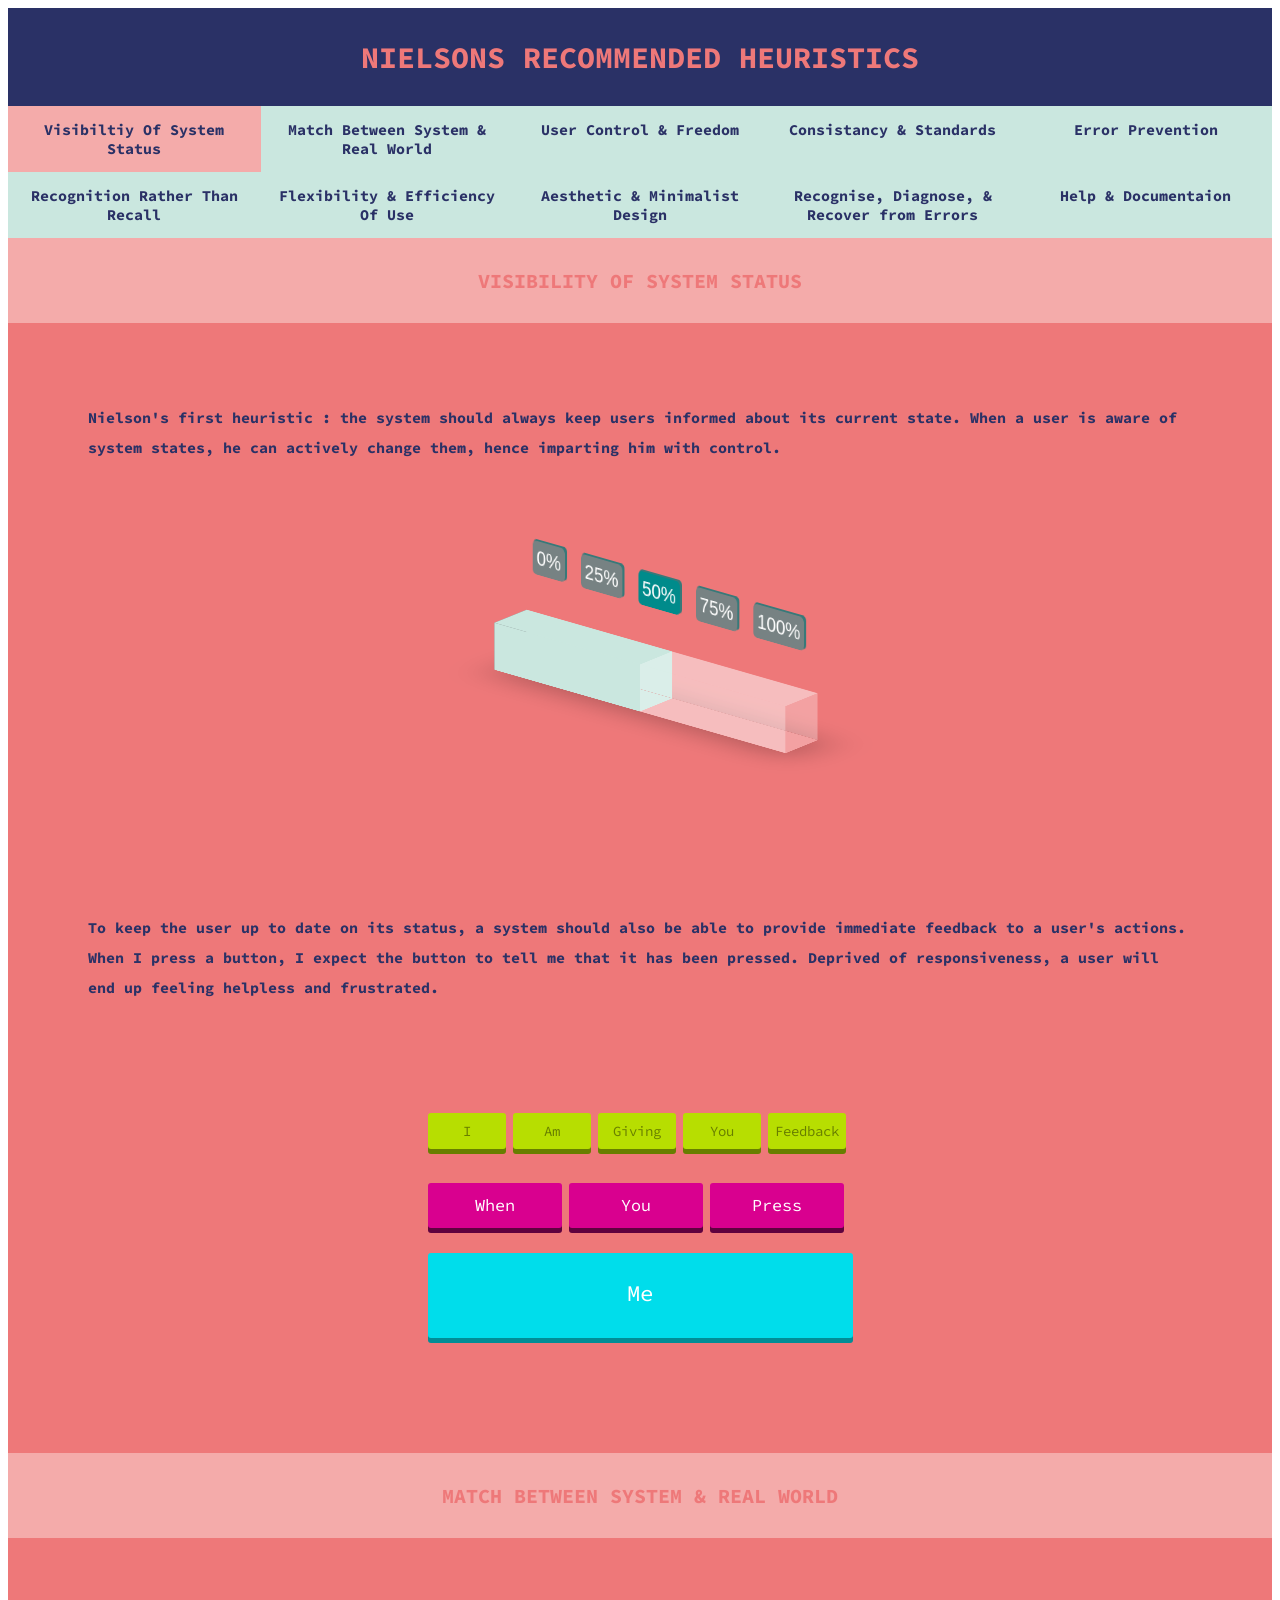
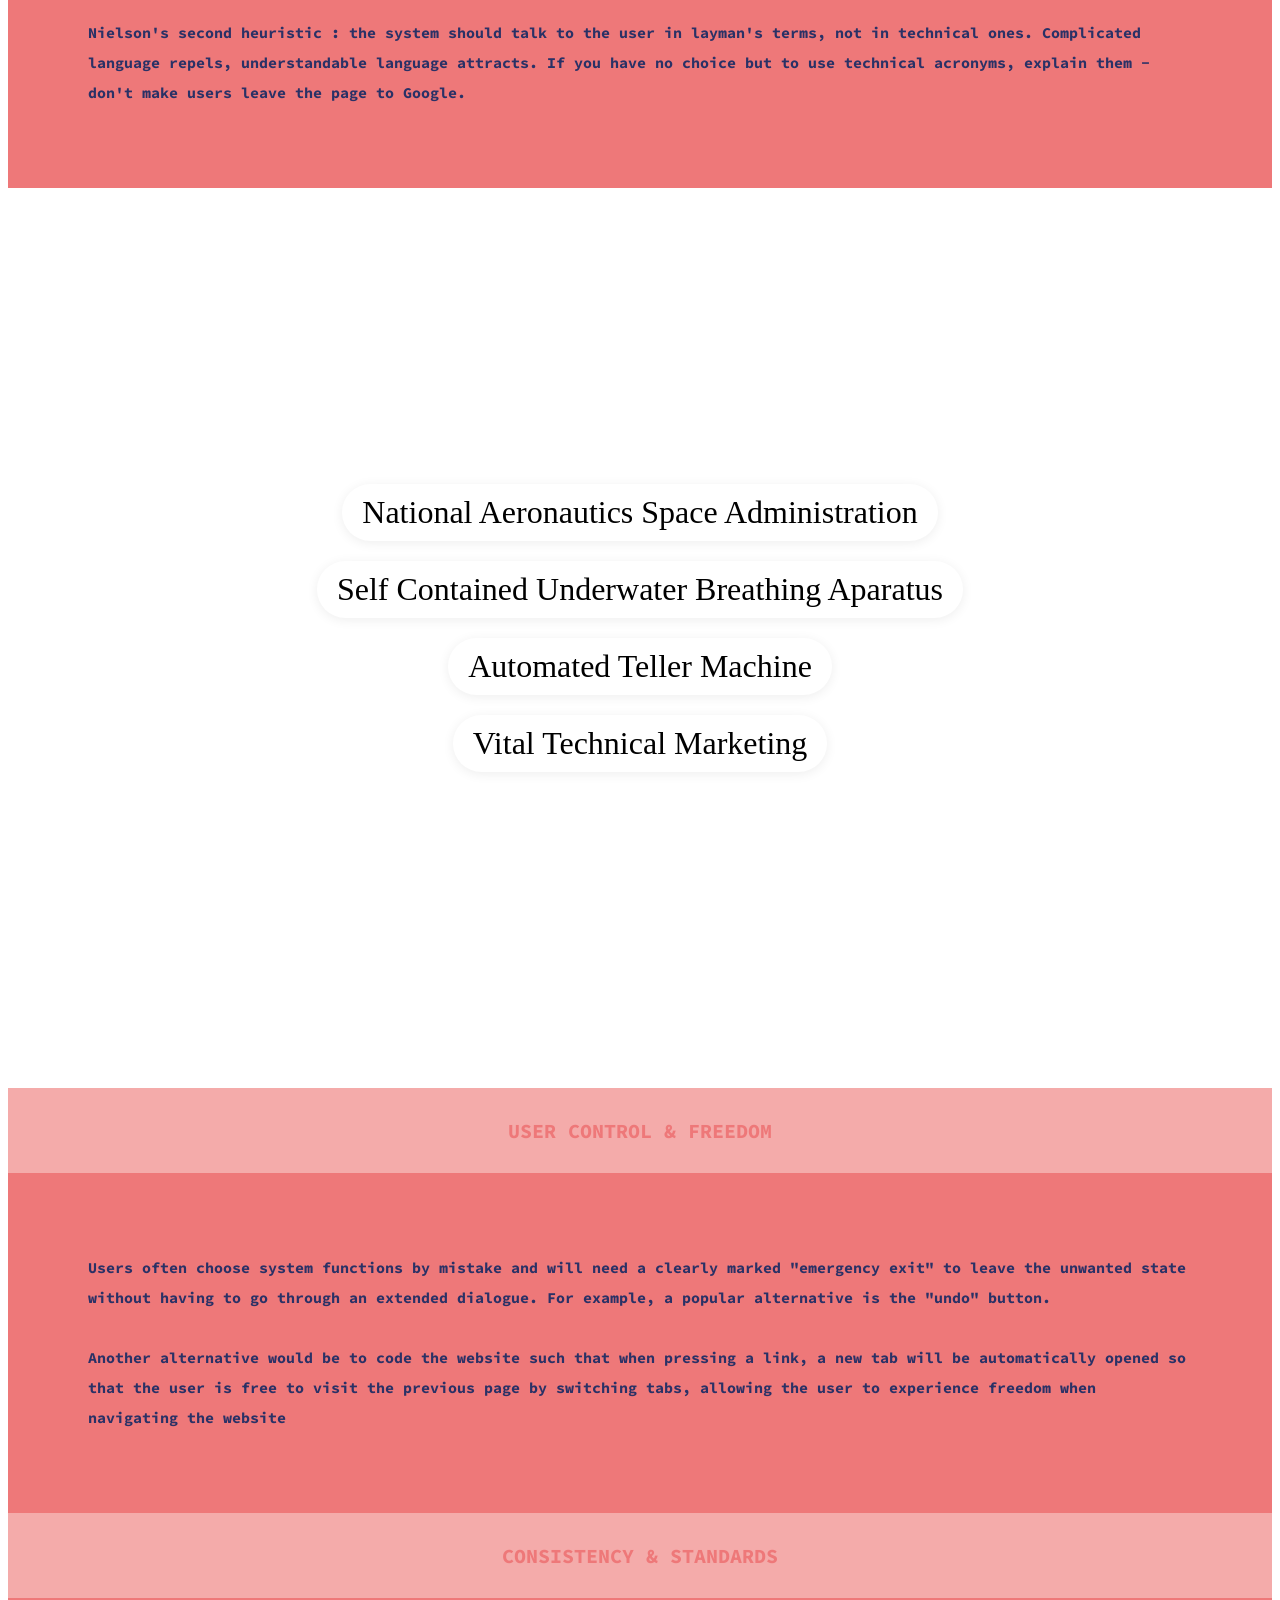
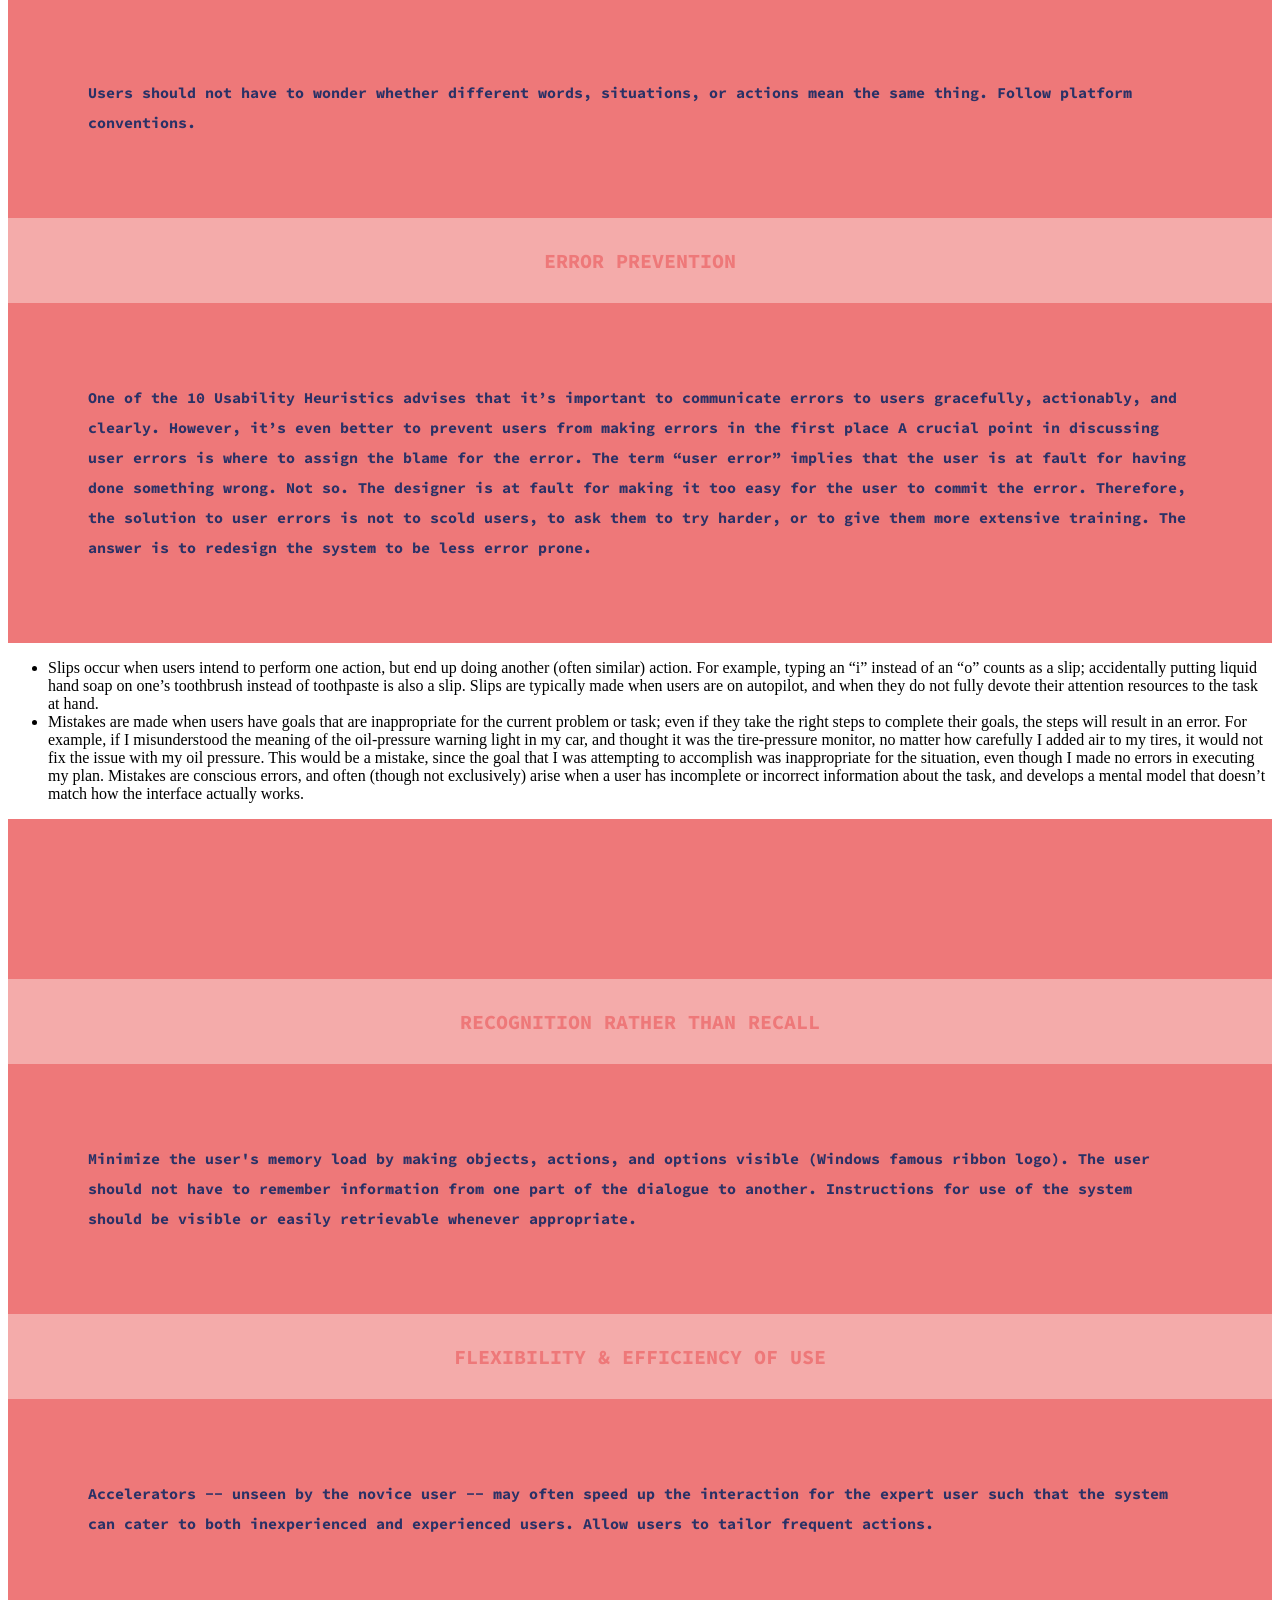
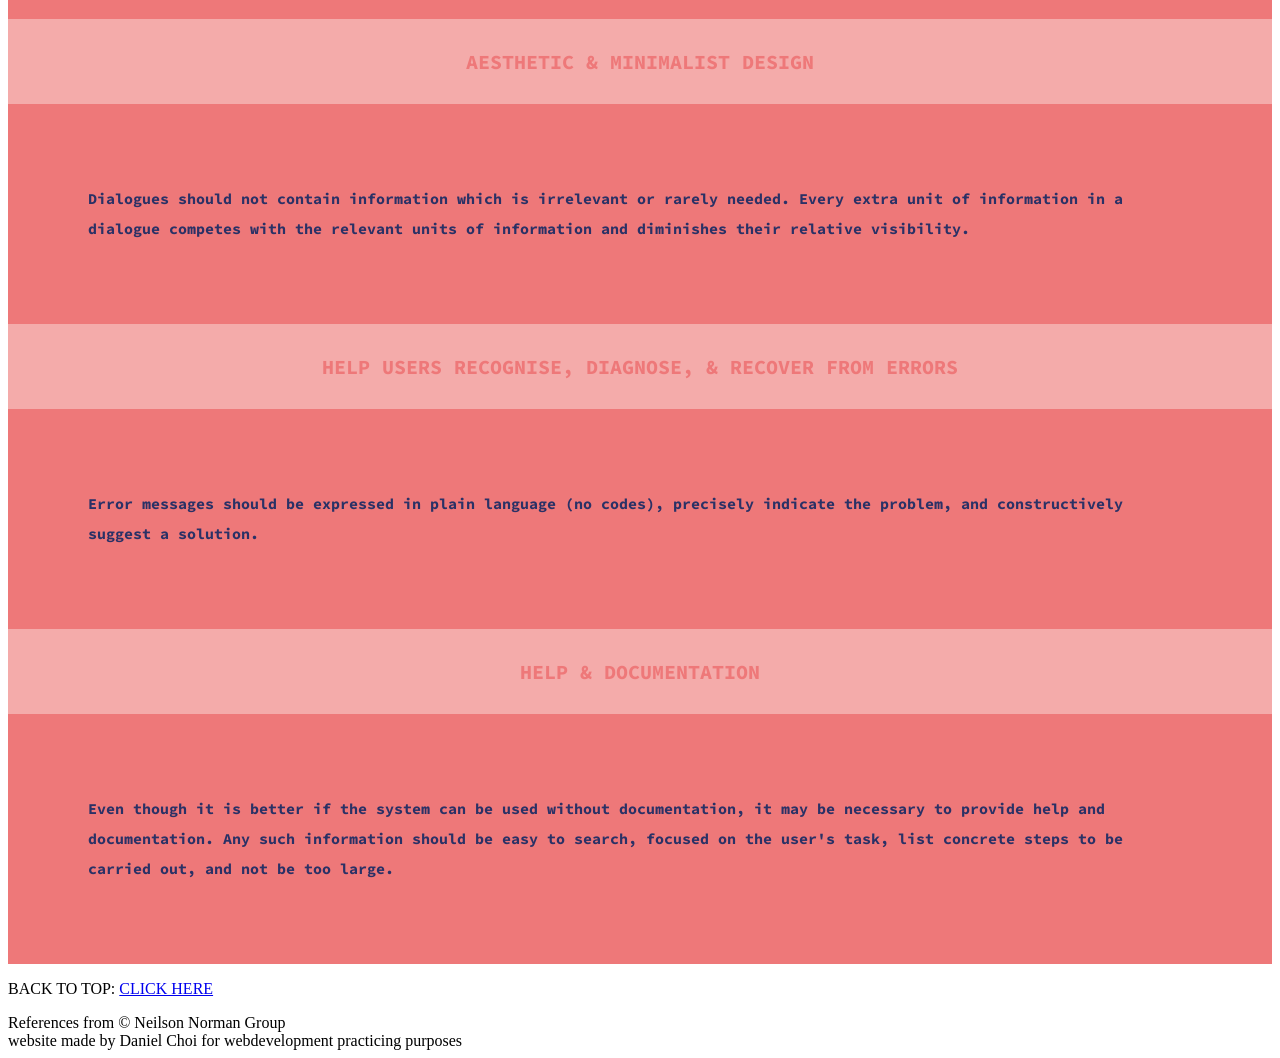
<file: index.html>
<!DOCTYPE html>

<html>

<head>
    <meta charset="utf-8">
    <meta http-equiv="X-UA-Compatible" content="IE=edge">
    <title>Nielson's Heuristics</title>
    <meta name="viewport" content="width=device-width, initial-scale=1">
    <link rel="stylesheet" type="text/css" media="screen" href="main.css">
    <script src="index.js"></script>
    <link href="https://fonts.googleapis.com/css?family=Source+Code+Pro" rel="stylesheet">
</head>


<body>
    <header>
        <h1>
            NIELSONS RECOMMENDED HEURISTICS
        </h1>
    </header>

    <div class="topnav">
        <a class="active" href="#no1">Visibiltiy Of System Status</a>
        <a href="#no2">Match Between System &amp; Real World</a>
        <a href="#no3">User Control &amp; Freedom</a>
        <a href="#no4">Consistancy &amp; Standards</a>
        <a href="#no5">Error Prevention</a>
        <a href="#no6">Recognition Rather Than Recall</a>
        <a href="#no7">Flexibility &amp; Efficiency Of Use</a>
        <a href="#no8">Aesthetic &amp; Minimalist Design</a>
        <a href="#no9">Recognise, Diagnose, &amp; Recover from Errors</a>
        <a href="#no10">Help &amp; Documentaion</a>
    </div>


    <section id="no1">
        <h3>VISIBILITY OF SYSTEM STATUS</h3>
        <p>
            <!-- <img src="https://usabilitygeek.com/wp-content/uploads/2016/05/heuristic-evaluation-04-visibility.jpg"
                width="500" height="300" alt="Picture"> -->
            Nielson's first heuristic : the system should always keep users informed about its current state.
            When a user is aware of system states, he can actively change them, hence imparting him with control.
        </p>


        <div class="wrapper">
            <div class="progressbar">

                <input class="progressbar__checker" type="radio" id="zero" name="progress-value">
                <label class="progressbar__text" for="zero">0%</label>
                <input class="progressbar__checker" type="radio" id="twenty-five" name="progress-value">
                <label class="progressbar__text" for="twenty-five">25%</label>
                <input class="progressbar__checker" type="radio" id="fifty" name="progress-value" checked>
                <label class="progressbar__text" for="fifty">50%</label>
                <input class="progressbar__checker" type="radio" id="seventy-five" name="progress-value">
                <label class="progressbar__text" for="seventy-five">75%</label>
                <input class="progressbar__checker" type="radio" id="hundred" name="progress-value">
                <label class="progressbar__text" for="hundred">100%</label>

                <div class="side side__front">
                    <div class="side__fill"></div>
                </div>
                <div class="side side__back">
                    <div class="side__fill"></div>
                </div>
                <div class="side side__top">
                    <div class="side__fill"></div>
                </div>
                <div class="side side__bottom">
                    <div class="side__fill"></div>
                </div>
                <div class="side side__left"></div>
            </div>
        </div>


        <p>
            To keep the user up to date on its status, a system should also be able to provide immediate feedback
            to a user's actions. When I press a button, I expect the button to tell me that it has been pressed.
            Deprived of responsiveness, a user will end up feeling helpless and frustrated.
        </p>

        
        <div class="container">
            <div class="row">
                <span class="btn btn-small submit">I</span>
                <span class="btn btn-small submit">Am</span>
                <span class="btn btn-small submit">Giving</span>
                <span class="btn btn-small submit">You</span>
                <span class="btn btn-small submit">Feedback</span>
            </div>
            <div class="row">
                <span class="btn btn-medium info">When</span>
                <span class="btn btn-medium info">You</span>
                <span class="btn btn-medium info">Press</span>
            </div>
            <div class="row">
                <span class="btn btn-large cancel">Me</span>
            </div>
        </div>




    </section>

    <section id="no2">
        <h3>MATCH BETWEEN SYSTEM &amp; REAL WORLD</h3>
        <p>
            <!-- <img src="https://image.slidesharecdn.com/10usabilityheuristicsexplained-140903065750-phpapp02/95/10-usability-heuristics-explained-7-638.jpg?cb=1409788592"
                width="500" height="300" alt="Label"> -->
            Nielson's second heuristic : the system should talk to the user in layman's terms, not in technical ones.
            Complicated language repels, understandable language attracts. If you have no choice but to use technical acronyms,
            explain them - don't make users leave the page to Google.
        </p>

        <div id="acronyms-expander">
            <div class="acronym">National Aeronautics Space Administration</div>
            <div class="acronym">Self Contained Underwater Breathing Aparatus</div>
            <div class="acronym">Automated Teller Machine</div>
            <div class="acronym">Vital Technical Marketing</div>
        </div>
       
    </section>

    <section id="no3">
        <h3>USER CONTROL &amp; FREEDOM</h3>
        <p>
            <!-- <img src="https://image.slidesharecdn.com/10usabilityheuristicsexplained-140903065750-phpapp02/95/10-usability-heuristics-explained-10-638.jpg?cb=1409788592"
                width="500" height="300" alt="picture"> -->

            Users often choose system functions by mistake and will need a clearly marked "emergency exit"
            to leave the unwanted state without having to go through an extended dialogue. For example, a popular
            alternative is the &quot;undo&quot; button.
            <br />
            <br />

            Another alternative would be to code the website such that when pressing a link, a new tab will be
            automatically opened so that the user is free to visit the previous page by switching tabs, allowing the
            user to experience freedom when navigating the website


        </p>
    </section>


    <section id="no4">
        <h3>CONSISTENCY &amp; STANDARDS</h3>
        <p>Users should not have to wonder whether different words, situations, or actions mean the
            same thing. Follow platform conventions.</p>
    </section>

    <section id="no5">
        <h3>ERROR PREVENTION</h3>
        <p>One of the 10 Usability Heuristics advises that it’s important to communicate errors to users gracefully,
            actionably, and clearly. However, it’s even better to prevent users from making errors in the first place

            A crucial point in discussing user errors is where to assign the blame for the error. The term “user error”
            implies that the user is at fault for having done something wrong. Not so. The designer is at fault for
            making it too easy for the user to commit the error. Therefore, the solution to user errors is not to scold
            users, to ask them to try harder, or to give them more extensive training. The answer is to redesign the
            system to be less error prone.
            <ul>
                <li>Slips occur when users intend to perform one action, but end up doing another (often similar)
                    action. For example, typing an “i” instead of an “o” counts as a slip; accidentally putting liquid
                    hand soap on one’s toothbrush instead of toothpaste is also a slip. Slips are typically made when
                    users are on autopilot, and when they do not fully devote their attention resources to the task at
                    hand.</li>
                <li>Mistakes are made when users have goals that are inappropriate for the current problem or task;
                    even if they take the right steps to complete their goals, the steps will result in an error. For
                    example, if I misunderstood the meaning of the oil-pressure warning light in my car, and thought it
                    was the tire-pressure monitor, no matter how carefully I added air to my tires, it would not fix
                    the issue with my oil pressure. This would be a mistake, since the goal that I was attempting to
                    accomplish was inappropriate for the situation, even though I made no errors in executing my plan.
                    Mistakes are conscious errors, and often (though not exclusively) arise when a user has incomplete
                    or incorrect information about the task, and develops a mental model that doesn’t match how the
                    interface actually works.</li>
            </ul>
        </p>

    </section>


    <section id="no6">
        <h3>RECOGNITION RATHER THAN RECALL</h3>
        <!-- <img src="https://www.google.com/url?sa=i&source=images&cd=&cad=rja&uact=8&ved=2ahUKEwjsg--zzarhAhUHrI8KHUogAUwQjRx6BAgBEAU&url=https%3A%2F%2Fsites.google.com%2Fa%2Fmail.usf.edu%2Fmymoney%2Fhow-it-works%2Fusability-heuristics%2Frecognition-rather-than-recall&psig=AOvVaw1vDEvDzspA8fHD1o43HqxR&ust=1554060702867531"
                 width="500" height="300"> -->
        <p>Minimize the user's memory load by making objects, actions, and options visible (Windows famous ribbon
            logo). The user
            should not have to remember information from one part of the dialogue to another.
            Instructions for use of the system should be visible or easily retrievable whenever
            appropriate.</p>
    </section>

    <section id="no7">
        <h3>FLEXIBILITY &amp; EFFICIENCY OF USE</h3>
        <p>Accelerators -- unseen by the novice user -- may often speed up the interaction for the expert
            user such that the system can cater to both inexperienced and experienced users. Allow
            users to tailor frequent actions.</p>
    </section>

    <section id="no8">
        <h3>AESTHETIC &amp; MINIMALIST DESIGN</h3>
        <p>Dialogues should not contain information which is irrelevant or rarely needed. Every extra
            unit of information in a dialogue competes with the relevant units of information and
            diminishes their relative visibility.</p>
    </section>

    <section id="no9">
        <h3>HELP USERS RECOGNISE, DIAGNOSE, &amp; RECOVER FROM ERRORS</h3>
        <p>Error messages should be expressed in plain language (no codes), precisely indicate the
            problem, and constructively suggest a solution.</p>
    </section>


    <section id="no10">
        <h3>HELP &amp; DOCUMENTATION</h3>
        <p>Even though it is better if the system can be used without documentation, it may be
            necessary to provide help and documentation. Any such information should be easy to
            search, focused on the user's task, list concrete steps to be carried out, and not be too large.</p>
    </section>


    <p> BACK TO TOP: <a href="#top"> CLICK HERE</a></p>
    <div>References from &copy; Neilson Norman Group </div>
    <div>website made by Daniel Choi for webdevelopment practicing purposes</div>

</body>

</html>
</file>
<file: main.css>
header{
    background-color: #2A3166;
    text-align: center;
    padding-top: 30px;
    padding-bottom: 30px;
    padding-left: 20px;
    padding-right: 20px;
}

header h1{
    color:#EE7879;
    font-size: 30px;
    font-family: 'Source Code Pro', monospace;
    margin-top: 0px;
    margin-bottom: 0px;
}

.topnav {
    overflow: hidden;
    background-color:#CAE7DF;
    display: flex;
    flex-direction: row;
    flex-wrap: wrap;
    /* justify-content: flex-start; */
    position: sticky;
    top: 0px;
    z-index: 10;
}

@media (min-width : 1194px){
    .topnav a{
        width: 100px;
    }
}

@media (max-width : 1353px) and (min-width : 1193px){
    .topnav a{
        width: 200px;
    }
}

@media (max-width : 1192px) and (min-width : 825px){
    .topnav a{
        width: 355px;
    }
}

@media (max-width : 824px){
    .topnav a{
        width: 232px;
    }
}

.topnav a {
    flex-grow: 1;
    color: #2A3166;
    text-align: center;
    padding: 14px 16px;
    text-decoration: none;

    font-size: 15px;
    font-weight: bold;
    font-family: 'Source Code Pro', monospace;
}

.topnav a:hover {
    background-color:#F4ABAA;
    color: #2A3166;
}

.topnav a.active {
    background-color:#F4ABAA;
    color: #2A3166;
}

section h3{
    font-family: 'Source Code Pro', monospace;

    color: #EE7879;
    background-color: #F4ABAA;
    font-size: 20px;
    text-align: center;
    margin-top: 0px;
    margin-bottom: 0px;
    padding-top: 30px;
    padding-bottom: 30px;
}

section p{
    margin-top: 0px;
    margin-bottom: 0px;

    color: #2A3166;
    background-color: #EE7879;
    font-size: 15px;
    font-family: 'Source Code Pro', monospace;
    font-weight: bold;
    line-height: 30px;
    padding: 80px;
}

/*///////////First heuristic example/////////////////////*/

.container {
    background-color: #EE7879;
    width:100%;
    height:230px;
    margin-left: 0;
    margin-right: 0;
    /* margin: 100px auto 0; */
    padding-top: 30px;
    padding-bottom: 110px;

    font-family: 'Source Code Pro', monospace;
    font-size: 14px;
  }
  
  .row {
    display: block;
    width: 425px;
    height: 70px;
    margin-left: auto;
    margin-right: auto;
  }
  
  .btn {
    float: left;
    position: relative;
    top: 0;
    cursor: pointer;
    background: white;
    border-radius: 3px;
    box-shadow: 0px 4px rgba(0, 0, 0, 0.2);
    margin: 0 7px 11px 0;
    color: #888;
  
    text-align: center;
  
    /* so nobody selects the inside text on button */
    user-select: none;
  
    /* Smoothing out hover using css3 transitions, if not, the pressed button effect looks a bit hard */
    transition: all 0.2s ease;
  }
  
  .btn-small {
    line-height: 36px;
    width: 78px;
    height: 36px;
  }
  
  .btn-medium {
    line-height: 45px;
    width: 134px;
    height: 45px;
    font-size: 120%;
  }
  
  .btn-large {
    line-height: 80px;
    width: 100%;
    height: 85px;
    font-size: 160%;
  }
  
  /*==========  Different button styles  ==========*/
  
  .submit {
    background: #b7de01;
    box-shadow: 0px 5px #687e00;
    color: #687e00;
  }
  .submit:hover {
    background: #99ba01;
    box-shadow: 0px 4px #435100;
    color: #687e00;
  }
  /* Imitate a pressed effect for buttons */
  .submit:active {
    box-shadow: 0px 0px #717a33;
    top: 4px;
  }
  
  
  .cancel {
    background: #00ddeb;
    box-shadow: 0px 5px #028d96;
    color: white;
  }
  
  .cancel:hover {
    background: #01d1de;
    box-shadow: 0px 4px #006066;
    color: white;
  }
  
  /* Imitate a pressed effect for buttons */
  .cancel:active {
    top: 4px;
    box-shadow: 0px 0px #d3545d;
  }
  
  .info {
    background: #d9008f;
    box-shadow: 0px 5px #5f023f;
    color: white;
  }
  
  .info:hover {
    background: #b60178;
    box-shadow: 0px 4px #3f002a;
    color: white;
  }
  
  /* Imitate a pressed effect for buttons */
  .info:active {
    top: 4px;
    box-shadow: 0px 0px #d3545d;
  }

  
/*///////////First heuristic example end/////////////////////*/

/*///////////Second heuristic example/////////////////////*/
.wrapper{
    display: flex;
    flex-wrap: wrap;
    justify-content: center;
    align-items: center;
    height: 230px;
    background-color: #EE7879;
    padding-top: 30px;
    padding-bottom: 30px;
}
.progressbar{
    height: 50px;
    width: 380px;
    position: relative;
    transform-style: preserve-3d;
    transform: rotateX(-20deg) rotateY(-40deg);
}
.side{
    width: 100%;
    height: 100%;
    background-color: rgba(254,254,254,0.3);
    position: absolute;
    top: 0;
    left: 0;
    z-index: 99;
}
.side__bottom{
    transform: rotateX(90deg);
    transform-origin: bottom;
    box-shadow: 10px 5px 50px 5px rgba(0,0,0,.25);
}
.side__top{
    transform: rotateX(-90deg);
    transform-origin: top;
}
.side__back{
    transform: translateZ(-50px);
}

.side__left {
    width: 50px;
    transform: rotateY(90deg);
    transform-origin: left;
    background-color: rgba(0,139,139,.5);
}
.side__fill{
    position: absolute;
    top: 0;
    left: 0;
    width: 50%;
    height: 100%;
    background-color: #CAE7DF;
    transition: .3s all linear;
}


.progressbar__text{
    display: inline-block;
    position: relative;
    top: -100px;
    left: 50px;
    font-size: 22px;
    padding: 5px;
    background-color: rgba(0,139,139,.5);
    cursor: pointer;
    margin-right: 17px;
    font-family: Arial;
    color: white;
    border-radius: 5px;
    box-shadow: 1px -2px 0px 0px rgba(56,121,121,1), 
                2px -2px 0px 0px rgba(56,121,121,1), 
                3px -2px 0px 0px rgba(56,121,121,1);
}
.progressbar__text:last-of-type{
    margin-right: 0;
}
.progressbar__checker{
    display: none;
}

#zero:checked ~ div > .side__fill{
    width: 0%;
}
#twenty-five:checked ~ div > .side__fill{
    width: 25%;
}
#fifty:checked ~ div > .side__fill{
    width: 50%;
}
#seventy-five:checked ~ div > .side__fill{
    width: 75%;
}
#hundred:checked ~ div > .side__fill{
    width: 100%;
}

.progressbar__checker:checked + .progressbar__text{
    background-color: rgba(0,139,139,1);
}
/*///////////Second heuristic example end/////////////////////*/

/*///////////Acronyms expander/////////////////////*/
#acronyms-expander {
	display: flex;
	align-items: center;
	justify-content: center;
	height: 100vh;
    flex-direction: column;
}

.acronym {
	font-size: 2em;
	display: flex;
	align-items: baseline;
	padding: 10px 20px;
	border-radius: 50px;
	box-shadow: 0 2px 12px rgba(0, 0, 0, 0.07);
	margin-bottom: 20px;
	transition: all 0.15s ease-out;
}

.acronym .letter {
	font-size: 1.1em;
}

.acronym .word {
	max-width: 0;
	overflow: hidden;
	margin-right: 4px;
	transition: max-width 0.75s ease-out;
}

.acronym:hover {
	background-color: #11a0ff;
	color: white;
	box-shadow: 0 6px 12px rgba(0, 0, 0, 0.07);
}

.acronym:hover .word {
	max-width: 999px;
}

.acronym:hover .letter {
	text-decoration: underline;
}


/*///////////Acronyms expander end/////////////////////*/
</file>
